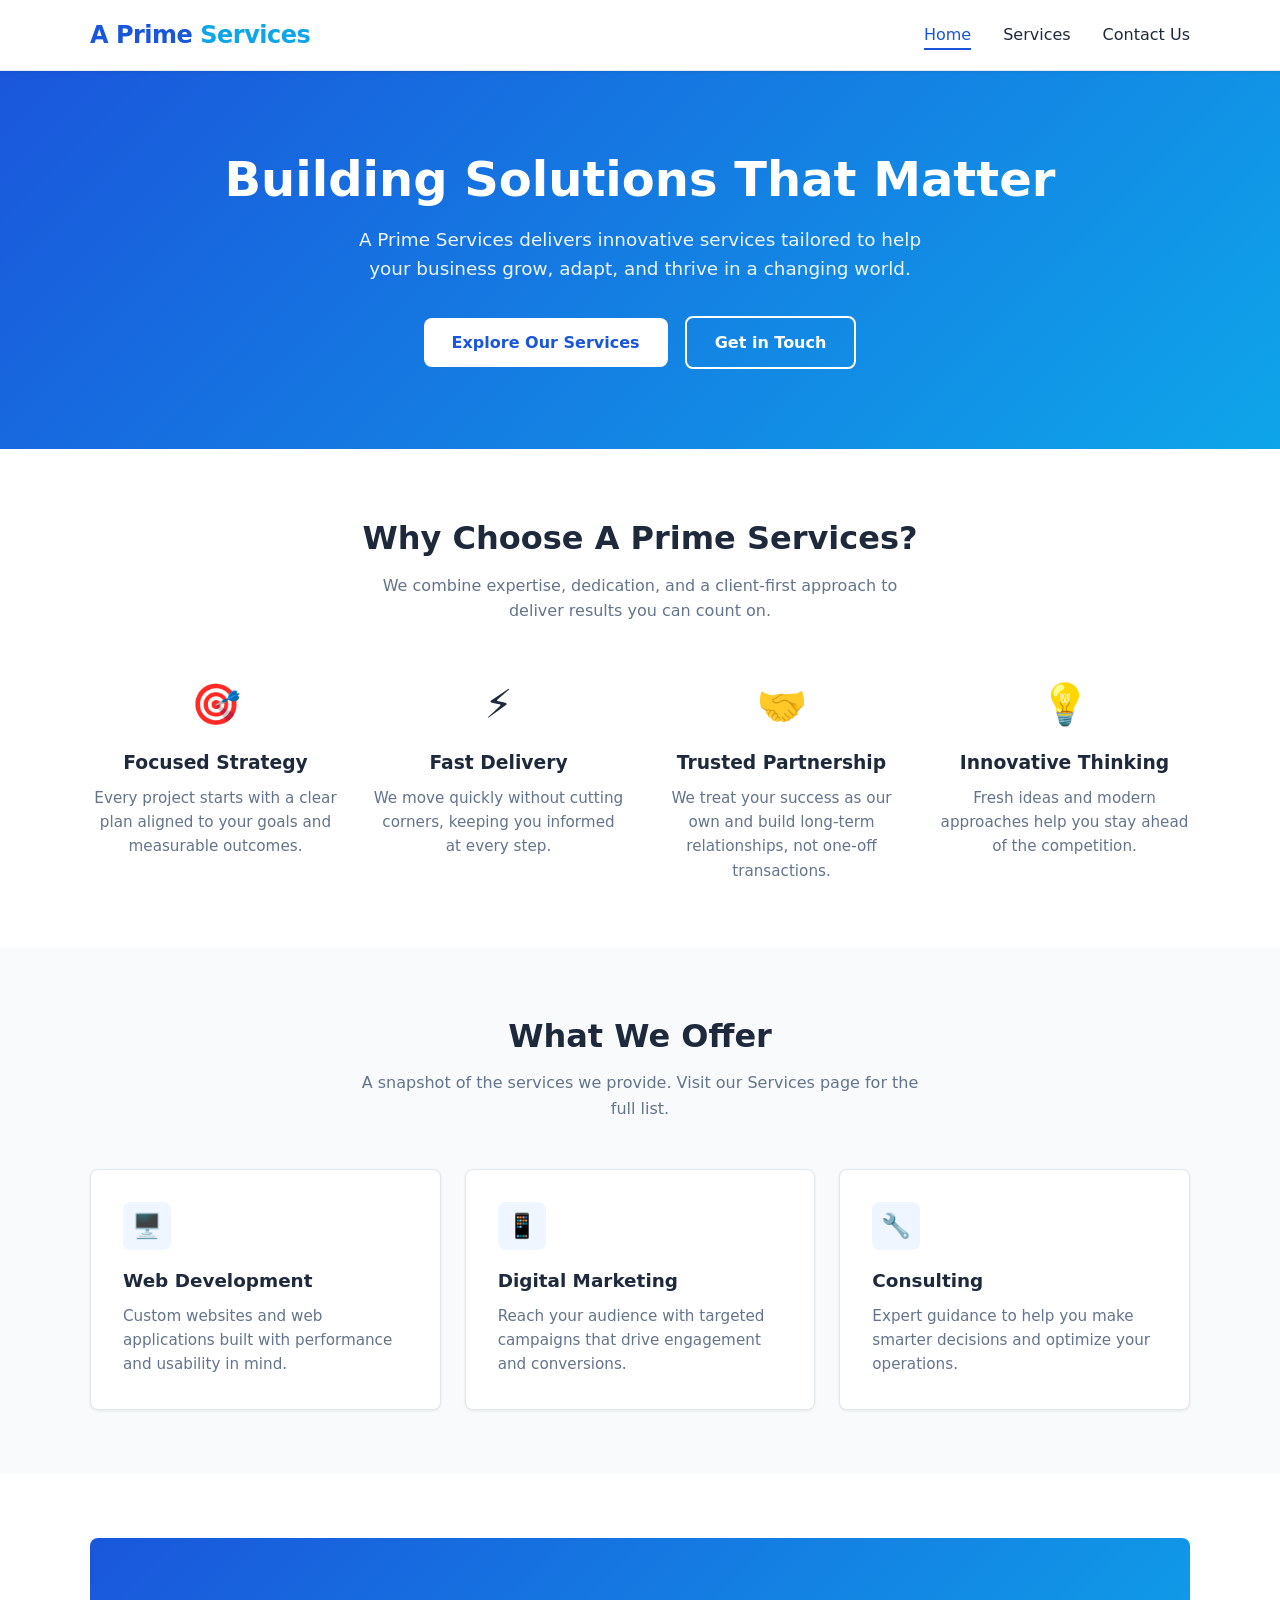
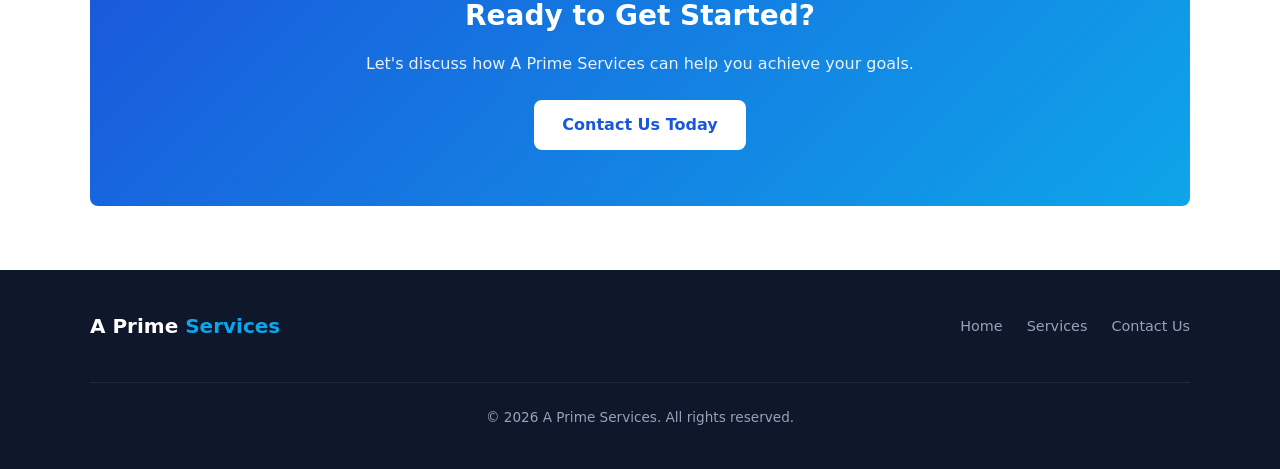
<file: index.html>
<!DOCTYPE html>
<html lang="en">
<head>
  <meta charset="UTF-8">
  <meta name="viewport" content="width=device-width, initial-scale=1.0">
  <title>A Prime Services — Home</title>
  <link rel="stylesheet" href="/css/styles.css">
</head>
<body>

  <header class="site-header">
    <div class="container">
      <nav class="nav">
        <a href="/" class="logo">A Prime <span>Services</span></a>
        <ul class="nav-links">
          <li><a href="/" class="active">Home</a></li>
          <li><a href="/services">Services</a></li>
          <li><a href="/contact">Contact Us</a></li>
        </ul>
      </nav>
    </div>
  </header>

  <main>
    <section class="hero">
      <div class="container">
        <h1>Building Solutions That Matter</h1>
        <p>A Prime Services delivers innovative services tailored to help your business grow, adapt, and thrive in a changing world.</p>
        <a href="/services" class="btn btn-primary">Explore Our Services</a>
        <a href="/contact" class="btn btn-outline" style="margin-left: 0.75rem;">Get in Touch</a>
      </div>
    </section>

    <section class="section">
      <div class="container">
        <h2 class="section-title">Why Choose A Prime Services?</h2>
        <p class="section-subtitle">We combine expertise, dedication, and a client-first approach to deliver results you can count on.</p>
        <div class="features-grid">
          <div class="feature-item">
            <div class="feature-icon">🎯</div>
            <h3>Focused Strategy</h3>
            <p>Every project starts with a clear plan aligned to your goals and measurable outcomes.</p>
          </div>
          <div class="feature-item">
            <div class="feature-icon">⚡</div>
            <h3>Fast Delivery</h3>
            <p>We move quickly without cutting corners, keeping you informed at every step.</p>
          </div>
          <div class="feature-item">
            <div class="feature-icon">🤝</div>
            <h3>Trusted Partnership</h3>
            <p>We treat your success as our own and build long-term relationships, not one-off transactions.</p>
          </div>
          <div class="feature-item">
            <div class="feature-icon">💡</div>
            <h3>Innovative Thinking</h3>
            <p>Fresh ideas and modern approaches help you stay ahead of the competition.</p>
          </div>
        </div>
      </div>
    </section>

    <section class="section section-alt">
      <div class="container">
        <h2 class="section-title">What We Offer</h2>
        <p class="section-subtitle">A snapshot of the services we provide. Visit our Services page for the full list.</p>
        <div class="card-grid">
          <div class="card">
            <div class="card-icon">🖥️</div>
            <h3>Web Development</h3>
            <p>Custom websites and web applications built with performance and usability in mind.</p>
          </div>
          <div class="card">
            <div class="card-icon">📱</div>
            <h3>Digital Marketing</h3>
            <p>Reach your audience with targeted campaigns that drive engagement and conversions.</p>
          </div>
          <div class="card">
            <div class="card-icon">🔧</div>
            <h3>Consulting</h3>
            <p>Expert guidance to help you make smarter decisions and optimize your operations.</p>
          </div>
        </div>
      </div>
    </section>

    <section class="section">
      <div class="container">
        <div class="cta-banner">
          <h2>Ready to Get Started?</h2>
          <p>Let's discuss how A Prime Services can help you achieve your goals.</p>
          <a href="/contact" class="btn btn-primary">Contact Us Today</a>
        </div>
      </div>
    </section>
  </main>

  <footer class="site-footer">
    <div class="container">
      <div class="footer-inner">
        <div class="footer-logo">A Prime <span>Services</span></div>
        <ul class="footer-links">
          <li><a href="/">Home</a></li>
          <li><a href="/services">Services</a></li>
          <li><a href="/contact">Contact Us</a></li>
        </ul>
        <p class="footer-copy">&copy; 2026 A Prime Services. All rights reserved.</p>
      </div>
    </div>
  </footer>

</body>
</html>
</file>
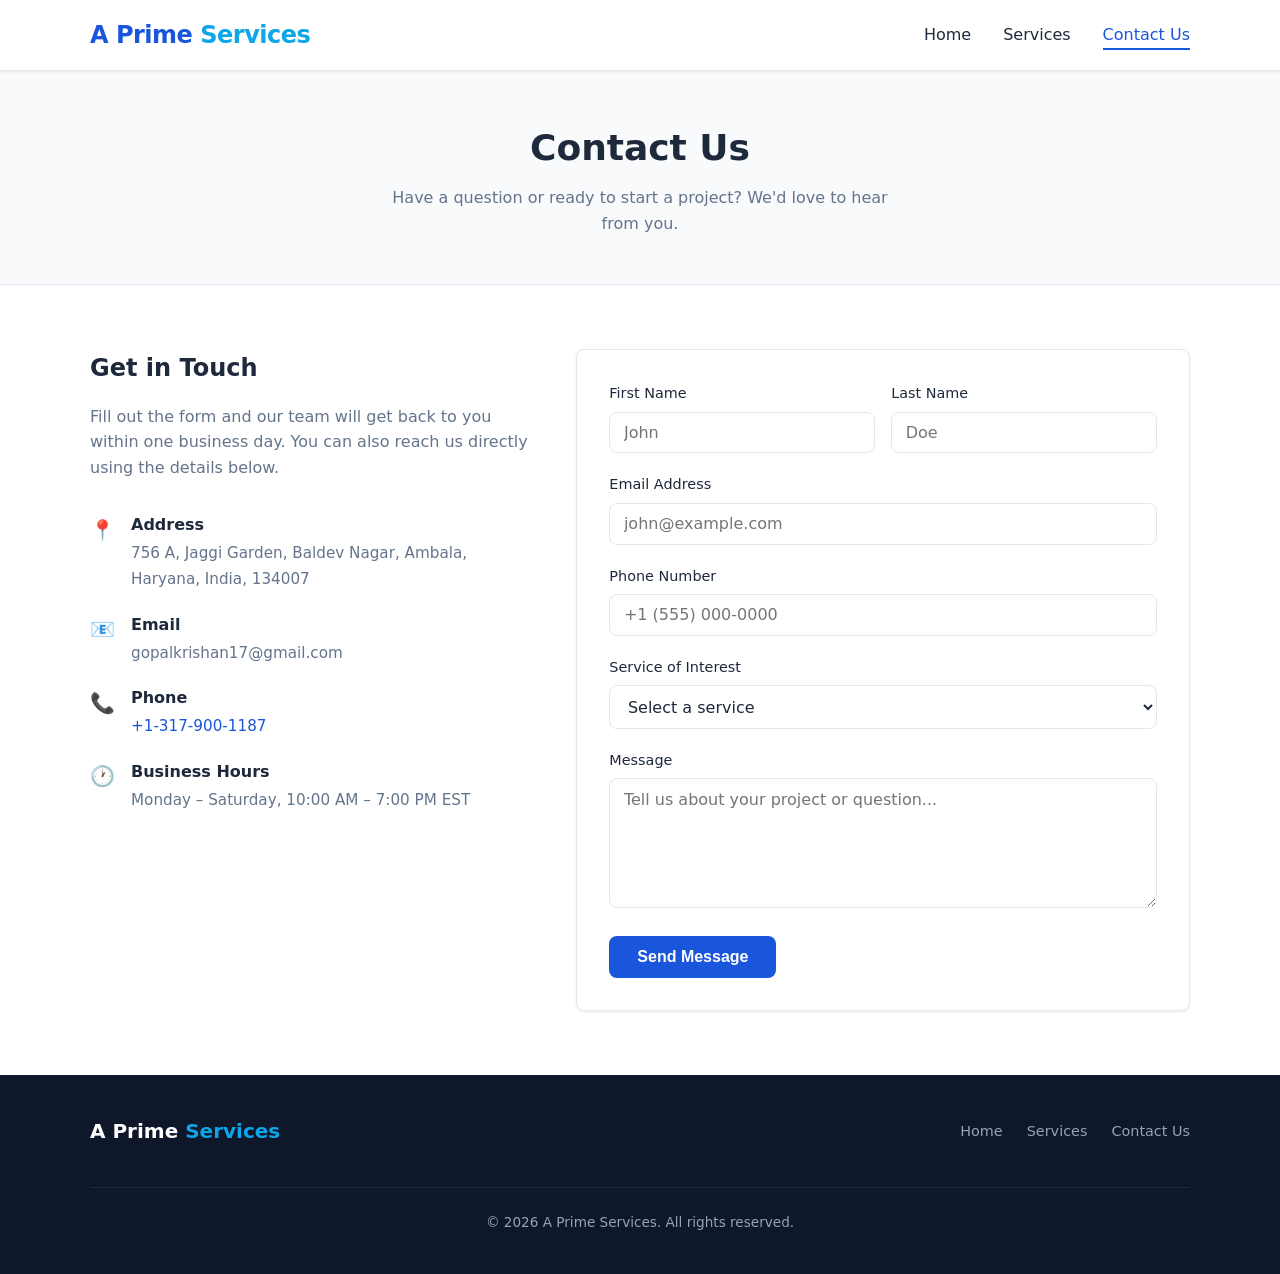
<file: contact/index.html>
<!DOCTYPE html>
<html lang="en">
<head>
  <meta charset="UTF-8">
  <meta name="viewport" content="width=device-width, initial-scale=1.0">
  <title>A Prime Services — Contact Us</title>
  <link rel="stylesheet" href="/css/styles.css">
</head>
<body>

  <header class="site-header">
    <div class="container">
      <nav class="nav">
        <a href="/" class="logo">A Prime <span>Services</span></a>
        <ul class="nav-links">
          <li><a href="/">Home</a></li>
          <li><a href="/services">Services</a></li>
          <li><a href="/contact" class="active">Contact Us</a></li>
        </ul>
      </nav>
    </div>
  </header>

  <main>
    <div class="page-header">
      <div class="container">
        <h1>Contact Us</h1>
        <p>Have a question or ready to start a project? We'd love to hear from you.</p>
      </div>
    </div>

    <section class="section">
      <div class="container">
        <div class="contact-layout">
          <div class="contact-info">
            <h2>Get in Touch</h2>
            <p>Fill out the form and our team will get back to you within one business day. You can also reach us directly using the details below.</p>

            <div class="contact-detail">
              <div class="contact-detail-icon">📍</div>
              <div>
                <strong>Address</strong>
                <span>756 A, Jaggi Garden, Baldev Nagar, Ambala, Haryana, India, 134007</span>
              </div>
            </div>

            <div class="contact-detail">
              <div class="contact-detail-icon">📧</div>
              <div>
                <strong>Email</strong>
                <span>gopalkrishan17@gmail.com</span>
              </div>
            </div>

            <div class="contact-detail">
              <div class="contact-detail-icon">📞</div>
              <div>
                <strong>Phone</strong>
                <span><a href="tel:+13179001187">+1-317-900-1187</a></span>
              </div>
            </div>

            <div class="contact-detail">
              <div class="contact-detail-icon">🕐</div>
              <div>
                <strong>Business Hours</strong>
                <span>Monday – Saturday, 10:00 AM – 7:00 PM EST</span>
              </div>
            </div>
          </div>

          <form class="contact-form" action="#" method="post">
            <div class="form-row">
              <div class="form-group">
                <label for="first-name">First Name</label>
                <input type="text" id="first-name" name="first-name" placeholder="John" required>
              </div>
              <div class="form-group">
                <label for="last-name">Last Name</label>
                <input type="text" id="last-name" name="last-name" placeholder="Doe" required>
              </div>
            </div>

            <div class="form-group">
              <label for="email">Email Address</label>
              <input type="email" id="email" name="email" placeholder="john@example.com" required>
            </div>

            <div class="form-group">
              <label for="phone">Phone Number</label>
              <input type="tel" id="phone" name="phone" placeholder="+1 (555) 000-0000">
            </div>

            <div class="form-group">
              <label for="service">Service of Interest</label>
              <select id="service" name="service">
                <option value="">Select a service</option>
                <option value="web-development">Web Development</option>
                <option value="digital-services">Digital Services</option>
                <option value="seo">Search Engine Optimization</option>
                <option value="other">Other</option>
              </select>
            </div>

            <div class="form-group">
              <label for="message">Message</label>
              <textarea id="message" name="message" placeholder="Tell us about your project or question..." required></textarea>
            </div>

            <button type="submit" class="btn btn-dark">Send Message</button>
          </form>
        </div>
      </div>
    </section>
  </main>

  <footer class="site-footer">
    <div class="container">
      <div class="footer-inner">
        <div class="footer-logo">A Prime <span>Services</span></div>
        <ul class="footer-links">
          <li><a href="/">Home</a></li>
          <li><a href="/services">Services</a></li>
          <li><a href="/contact">Contact Us</a></li>
        </ul>
        <p class="footer-copy">&copy; 2026 A Prime Services. All rights reserved.</p>
      </div>
    </div>
  </footer>

</body>
</html>
</file>
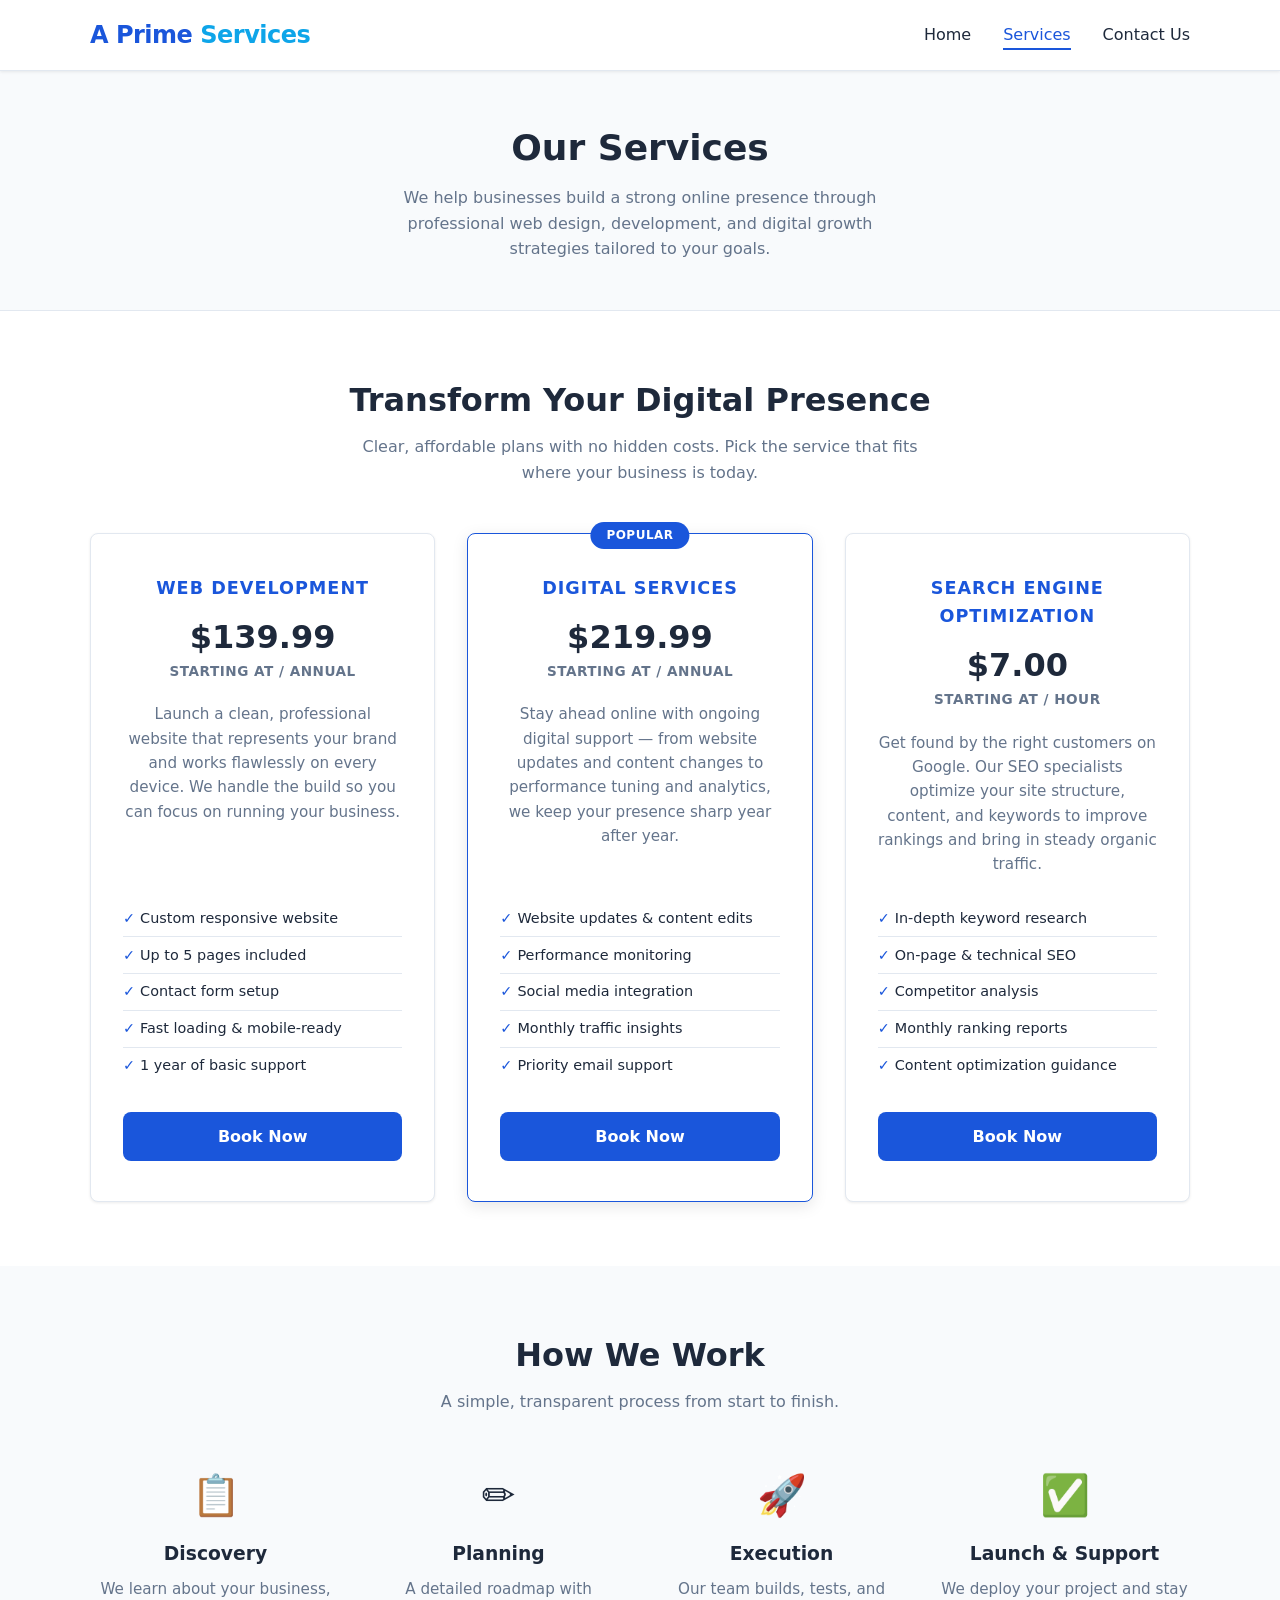
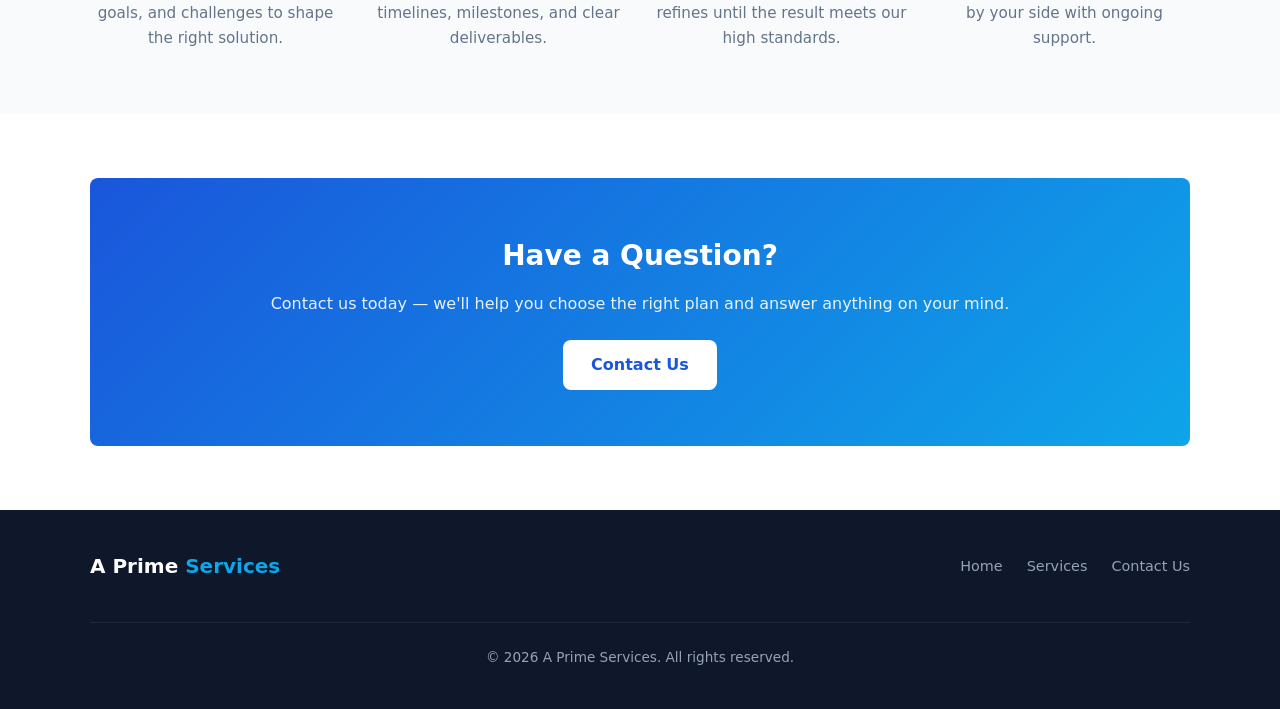
<file: services/index.html>
<!DOCTYPE html>
<html lang="en">
<head>
  <meta charset="UTF-8">
  <meta name="viewport" content="width=device-width, initial-scale=1.0">
  <title>A Prime Services — Services</title>
  <link rel="stylesheet" href="/css/styles.css">
</head>
<body>

  <header class="site-header">
    <div class="container">
      <nav class="nav">
        <a href="/" class="logo">A Prime <span>Services</span></a>
        <ul class="nav-links">
          <li><a href="/">Home</a></li>
          <li><a href="/services" class="active">Services</a></li>
          <li><a href="/contact">Contact Us</a></li>
        </ul>
      </nav>
    </div>
  </header>

  <main>
    <div class="page-header">
      <div class="container">
        <h1>Our Services</h1>
        <p>We help businesses build a strong online presence through professional web design, development, and digital growth strategies tailored to your goals.</p>
      </div>
    </div>

    <section class="section">
      <div class="container">
        <h2 class="section-title">Transform Your Digital Presence</h2>
        <p class="section-subtitle">Clear, affordable plans with no hidden costs. Pick the service that fits where your business is today.</p>

        <div class="pricing-grid">
          <div class="pricing-card">
            <h3>Web Development</h3>
            <div class="pricing-amount">$139.99</div>
            <div class="pricing-period">Starting at / Annual</div>
            <p>Launch a clean, professional website that represents your brand and works flawlessly on every device. We handle the build so you can focus on running your business.</p>
            <ul class="pricing-features">
              <li>Custom responsive website</li>
              <li>Up to 5 pages included</li>
              <li>Contact form setup</li>
              <li>Fast loading &amp; mobile-ready</li>
              <li>1 year of basic support</li>
            </ul>
            <a href="/contact" class="btn btn-dark">Book Now</a>
          </div>

          <div class="pricing-card featured">
            <h3>Digital Services</h3>
            <div class="pricing-amount">$219.99</div>
            <div class="pricing-period">Starting at / Annual</div>
            <p>Stay ahead online with ongoing digital support — from website updates and content changes to performance tuning and analytics, we keep your presence sharp year after year.</p>
            <ul class="pricing-features">
              <li>Website updates &amp; content edits</li>
              <li>Performance monitoring</li>
              <li>Social media integration</li>
              <li>Monthly traffic insights</li>
              <li>Priority email support</li>
            </ul>
            <a href="/contact" class="btn btn-dark">Book Now</a>
          </div>

          <div class="pricing-card">
            <h3>Search Engine Optimization</h3>
            <div class="pricing-amount">$7.00</div>
            <div class="pricing-period">Starting at / Hour</div>
            <p>Get found by the right customers on Google. Our SEO specialists optimize your site structure, content, and keywords to improve rankings and bring in steady organic traffic.</p>
            <ul class="pricing-features">
              <li>In-depth keyword research</li>
              <li>On-page &amp; technical SEO</li>
              <li>Competitor analysis</li>
              <li>Monthly ranking reports</li>
              <li>Content optimization guidance</li>
            </ul>
            <a href="/contact" class="btn btn-dark">Book Now</a>
          </div>
        </div>
      </div>
    </section>

    <section class="section section-alt">
      <div class="container">
        <h2 class="section-title">How We Work</h2>
        <p class="section-subtitle">A simple, transparent process from start to finish.</p>
        <div class="features-grid">
          <div class="feature-item">
            <div class="feature-icon">📋</div>
            <h3>Discovery</h3>
            <p>We learn about your business, goals, and challenges to shape the right solution.</p>
          </div>
          <div class="feature-item">
            <div class="feature-icon">✏️</div>
            <h3>Planning</h3>
            <p>A detailed roadmap with timelines, milestones, and clear deliverables.</p>
          </div>
          <div class="feature-item">
            <div class="feature-icon">🚀</div>
            <h3>Execution</h3>
            <p>Our team builds, tests, and refines until the result meets our high standards.</p>
          </div>
          <div class="feature-item">
            <div class="feature-icon">✅</div>
            <h3>Launch &amp; Support</h3>
            <p>We deploy your project and stay by your side with ongoing support.</p>
          </div>
        </div>
      </div>
    </section>

    <section class="section">
      <div class="container">
        <div class="cta-banner">
          <h2>Have a Question?</h2>
          <p>Contact us today — we'll help you choose the right plan and answer anything on your mind.</p>
          <a href="/contact" class="btn btn-primary">Contact Us</a>
        </div>
      </div>
    </section>
  </main>

  <footer class="site-footer">
    <div class="container">
      <div class="footer-inner">
        <div class="footer-logo">A Prime <span>Services</span></div>
        <ul class="footer-links">
          <li><a href="/">Home</a></li>
          <li><a href="/services">Services</a></li>
          <li><a href="/contact">Contact Us</a></li>
        </ul>
        <p class="footer-copy">&copy; 2026 A Prime Services. All rights reserved.</p>
      </div>
    </div>
  </footer>

</body>
</html>
</file>
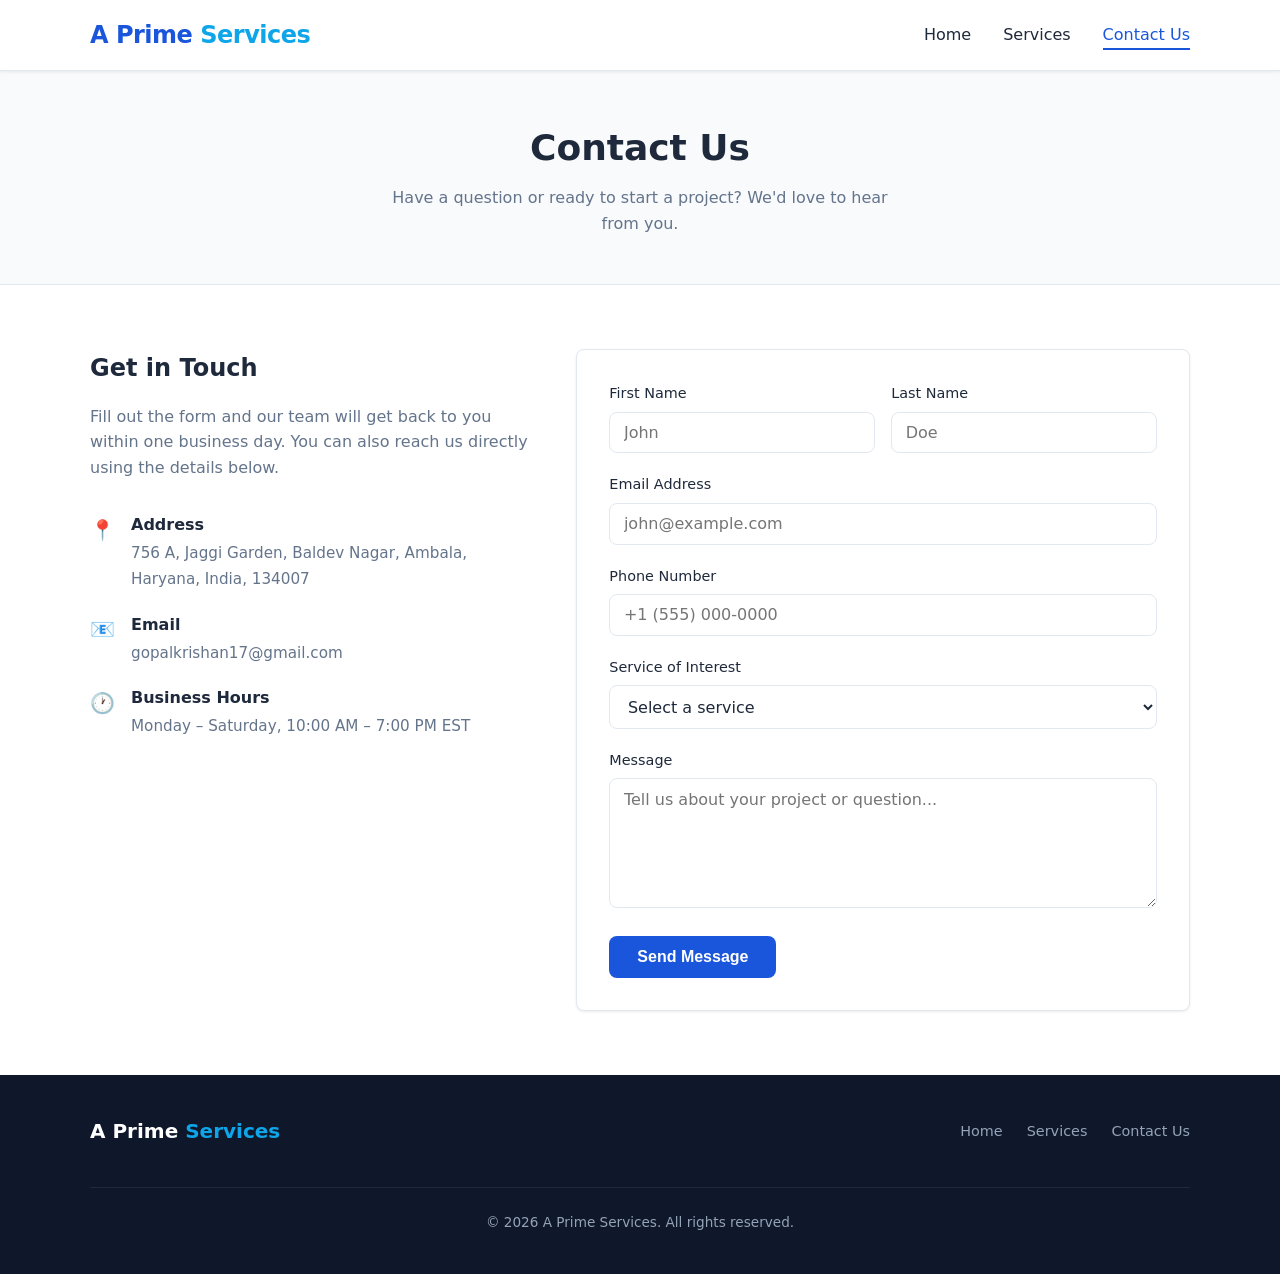
<file: contact.html>
<!DOCTYPE html>
<html lang="en">
<head>
  <meta charset="UTF-8">
  <meta name="viewport" content="width=device-width, initial-scale=1.0">
  <title>A Prime Services — Contact Us</title>
  <link rel="stylesheet" href="css/styles.css">
</head>
<body>

  <header class="site-header">
    <div class="container">
      <nav class="nav">
        <a href="index.html" class="logo">A Prime <span>Services</span></a>
        <ul class="nav-links">
          <li><a href="index.html">Home</a></li>
          <li><a href="services.html">Services</a></li>
          <li><a href="contact.html" class="active">Contact Us</a></li>
        </ul>
      </nav>
    </div>
  </header>

  <main>
    <div class="page-header">
      <div class="container">
        <h1>Contact Us</h1>
        <p>Have a question or ready to start a project? We'd love to hear from you.</p>
      </div>
    </div>

    <section class="section">
      <div class="container">
        <div class="contact-layout">
          <div class="contact-info">
            <h2>Get in Touch</h2>
            <p>Fill out the form and our team will get back to you within one business day. You can also reach us directly using the details below.</p>

            <div class="contact-detail">
              <div class="contact-detail-icon">📍</div>
              <div>
                <strong>Address</strong>
                <span>756 A, Jaggi Garden, Baldev Nagar, Ambala, Haryana, India, 134007</span>
              </div>
            </div>

            <div class="contact-detail">
              <div class="contact-detail-icon">📧</div>
              <div>
                <strong>Email</strong>
                <span>gopalkrishan17@gmail.com</span>
              </div>
            </div>

            <div class="contact-detail">
              <div class="contact-detail-icon">🕐</div>
              <div>
                <strong>Business Hours</strong>
                <span>Monday – Saturday, 10:00 AM – 7:00 PM EST</span>
              </div>
            </div>
          </div>

          <form class="contact-form" action="#" method="post">
            <div class="form-row">
              <div class="form-group">
                <label for="first-name">First Name</label>
                <input type="text" id="first-name" name="first-name" placeholder="John" required>
              </div>
              <div class="form-group">
                <label for="last-name">Last Name</label>
                <input type="text" id="last-name" name="last-name" placeholder="Doe" required>
              </div>
            </div>

            <div class="form-group">
              <label for="email">Email Address</label>
              <input type="email" id="email" name="email" placeholder="john@example.com" required>
            </div>

            <div class="form-group">
              <label for="phone">Phone Number</label>
              <input type="tel" id="phone" name="phone" placeholder="+1 (555) 000-0000">
            </div>

            <div class="form-group">
              <label for="service">Service of Interest</label>
              <select id="service" name="service">
                <option value="">Select a service</option>
                <option value="web-development">Web Development</option>
                <option value="digital-services">Digital Services</option>
                <option value="seo">Search Engine Optimization</option>
                <option value="other">Other</option>
              </select>
            </div>

            <div class="form-group">
              <label for="message">Message</label>
              <textarea id="message" name="message" placeholder="Tell us about your project or question..." required></textarea>
            </div>

            <button type="submit" class="btn btn-dark">Send Message</button>
          </form>
        </div>
      </div>
    </section>
  </main>

  <footer class="site-footer">
    <div class="container">
      <div class="footer-inner">
        <div class="footer-logo">A Prime <span>Services</span></div>
        <ul class="footer-links">
          <li><a href="index.html">Home</a></li>
          <li><a href="services.html">Services</a></li>
          <li><a href="contact.html">Contact Us</a></li>
        </ul>
        <p class="footer-copy">&copy; 2026 A Prime Services. All rights reserved.</p>
      </div>
    </div>
  </footer>

</body>
</html>
</file>
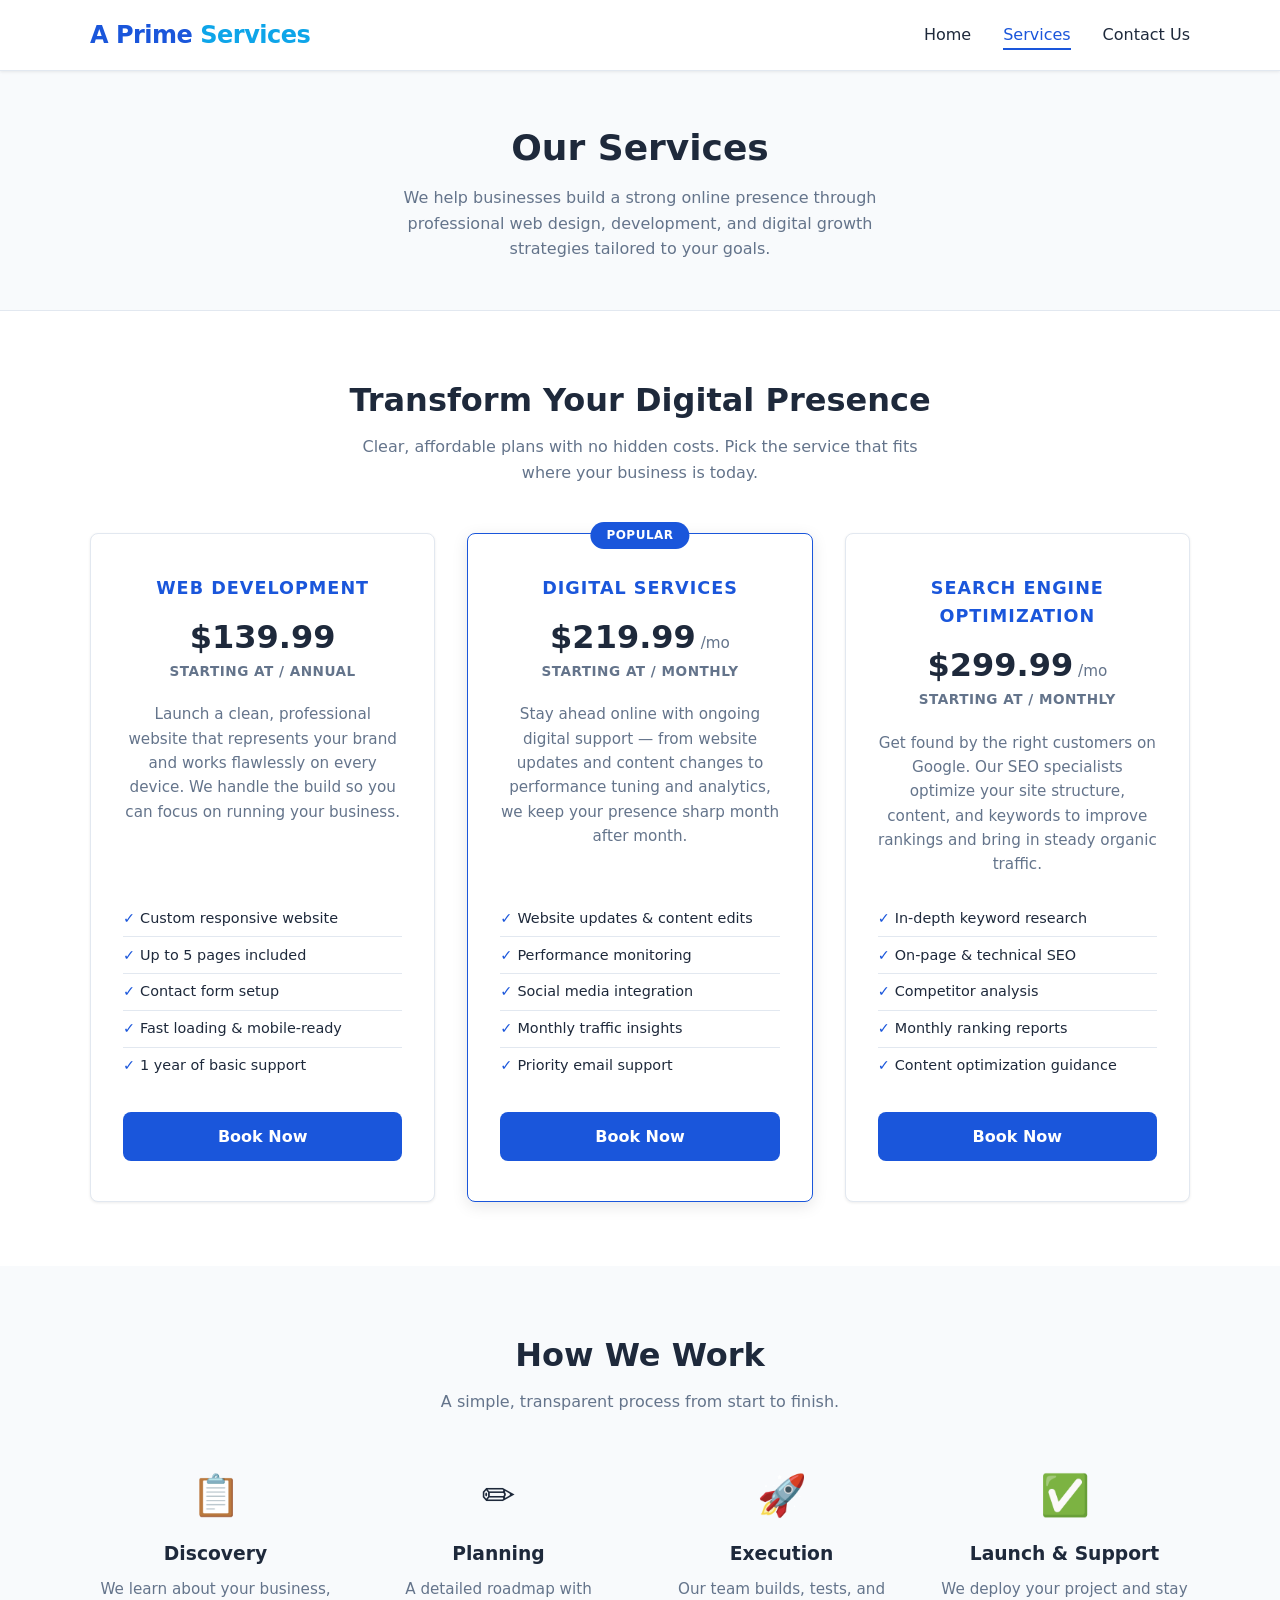
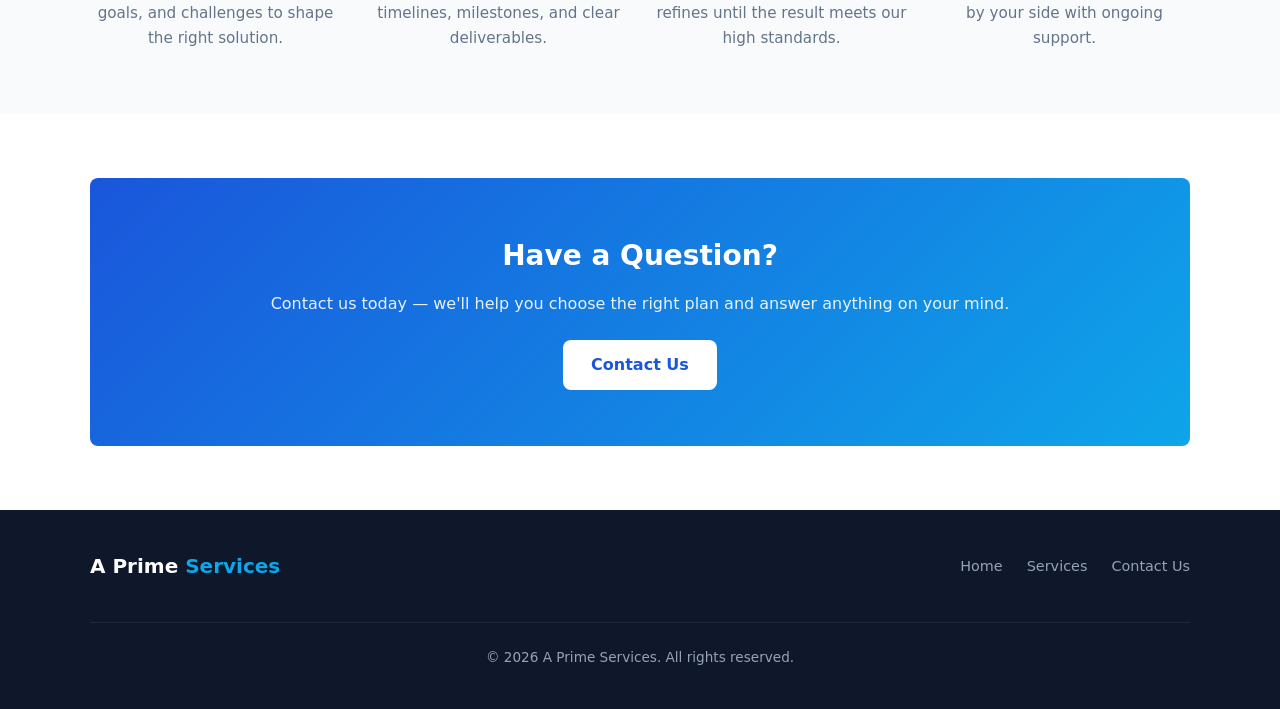
<file: services.html>
<!DOCTYPE html>
<html lang="en">
<head>
  <meta charset="UTF-8">
  <meta name="viewport" content="width=device-width, initial-scale=1.0">
  <title>A Prime Services — Services</title>
  <link rel="stylesheet" href="css/styles.css">
</head>
<body>

  <header class="site-header">
    <div class="container">
      <nav class="nav">
        <a href="index.html" class="logo">A Prime <span>Services</span></a>
        <ul class="nav-links">
          <li><a href="index.html">Home</a></li>
          <li><a href="services.html" class="active">Services</a></li>
          <li><a href="contact.html">Contact Us</a></li>
        </ul>
      </nav>
    </div>
  </header>

  <main>
    <div class="page-header">
      <div class="container">
        <h1>Our Services</h1>
        <p>We help businesses build a strong online presence through professional web design, development, and digital growth strategies tailored to your goals.</p>
      </div>
    </div>

    <section class="section">
      <div class="container">
        <h2 class="section-title">Transform Your Digital Presence</h2>
        <p class="section-subtitle">Clear, affordable plans with no hidden costs. Pick the service that fits where your business is today.</p>

        <div class="pricing-grid">
          <div class="pricing-card">
            <h3>Web Development</h3>
            <div class="pricing-amount">$139.99</div>
            <div class="pricing-period">Starting at / Annual</div>
            <p>Launch a clean, professional website that represents your brand and works flawlessly on every device. We handle the build so you can focus on running your business.</p>
            <ul class="pricing-features">
              <li>Custom responsive website</li>
              <li>Up to 5 pages included</li>
              <li>Contact form setup</li>
              <li>Fast loading &amp; mobile-ready</li>
              <li>1 year of basic support</li>
            </ul>
            <a href="contact.html" class="btn btn-dark">Book Now</a>
          </div>

          <div class="pricing-card featured">
            <h3>Digital Services</h3>
            <div class="pricing-amount">$219.99<span> /mo</span></div>
            <div class="pricing-period">Starting at / Monthly</div>
            <p>Stay ahead online with ongoing digital support — from website updates and content changes to performance tuning and analytics, we keep your presence sharp month after month.</p>
            <ul class="pricing-features">
              <li>Website updates &amp; content edits</li>
              <li>Performance monitoring</li>
              <li>Social media integration</li>
              <li>Monthly traffic insights</li>
              <li>Priority email support</li>
            </ul>
            <a href="contact.html" class="btn btn-dark">Book Now</a>
          </div>

          <div class="pricing-card">
            <h3>Search Engine Optimization</h3>
            <div class="pricing-amount">$299.99<span> /mo</span></div>
            <div class="pricing-period">Starting at / Monthly</div>
            <p>Get found by the right customers on Google. Our SEO specialists optimize your site structure, content, and keywords to improve rankings and bring in steady organic traffic.</p>
            <ul class="pricing-features">
              <li>In-depth keyword research</li>
              <li>On-page &amp; technical SEO</li>
              <li>Competitor analysis</li>
              <li>Monthly ranking reports</li>
              <li>Content optimization guidance</li>
            </ul>
            <a href="contact.html" class="btn btn-dark">Book Now</a>
          </div>
        </div>
      </div>
    </section>

    <section class="section section-alt">
      <div class="container">
        <h2 class="section-title">How We Work</h2>
        <p class="section-subtitle">A simple, transparent process from start to finish.</p>
        <div class="features-grid">
          <div class="feature-item">
            <div class="feature-icon">📋</div>
            <h3>Discovery</h3>
            <p>We learn about your business, goals, and challenges to shape the right solution.</p>
          </div>
          <div class="feature-item">
            <div class="feature-icon">✏️</div>
            <h3>Planning</h3>
            <p>A detailed roadmap with timelines, milestones, and clear deliverables.</p>
          </div>
          <div class="feature-item">
            <div class="feature-icon">🚀</div>
            <h3>Execution</h3>
            <p>Our team builds, tests, and refines until the result meets our high standards.</p>
          </div>
          <div class="feature-item">
            <div class="feature-icon">✅</div>
            <h3>Launch &amp; Support</h3>
            <p>We deploy your project and stay by your side with ongoing support.</p>
          </div>
        </div>
      </div>
    </section>

    <section class="section">
      <div class="container">
        <div class="cta-banner">
          <h2>Have a Question?</h2>
          <p>Contact us today — we'll help you choose the right plan and answer anything on your mind.</p>
          <a href="contact.html" class="btn btn-primary">Contact Us</a>
        </div>
      </div>
    </section>
  </main>

  <footer class="site-footer">
    <div class="container">
      <div class="footer-inner">
        <div class="footer-logo">A Prime <span>Services</span></div>
        <ul class="footer-links">
          <li><a href="index.html">Home</a></li>
          <li><a href="services.html">Services</a></li>
          <li><a href="contact.html">Contact Us</a></li>
        </ul>
        <p class="footer-copy">&copy; 2026 A Prime Services. All rights reserved.</p>
      </div>
    </div>
  </footer>

</body>
</html>
</file>
<file: css/styles.css>
/* ===== Reset & Base ===== */
*,
*::before,
*::after {
  box-sizing: border-box;
  margin: 0;
  padding: 0;
}

:root {
  --color-primary: #1a56db;
  --color-primary-dark: #1444b0;
  --color-accent: #0ea5e9;
  --color-text: #1e293b;
  --color-text-muted: #64748b;
  --color-bg: #ffffff;
  --color-bg-alt: #f8fafc;
  --color-border: #e2e8f0;
  --font-sans: "Segoe UI", system-ui, -apple-system, sans-serif;
  --shadow-sm: 0 1px 3px rgba(0, 0, 0, 0.08);
  --shadow-md: 0 4px 16px rgba(0, 0, 0, 0.1);
  --radius: 8px;
  --max-width: 1100px;
}

html {
  scroll-behavior: smooth;
}

body {
  font-family: var(--font-sans);
  color: var(--color-text);
  background: var(--color-bg);
  line-height: 1.6;
  min-height: 100vh;
  display: flex;
  flex-direction: column;
}

a {
  color: var(--color-primary);
  text-decoration: none;
}

a:hover {
  text-decoration: underline;
}

img {
  max-width: 100%;
  display: block;
}

/* ===== Layout ===== */
.container {
  width: 90%;
  max-width: var(--max-width);
  margin: 0 auto;
}

main {
  flex: 1;
}

/* ===== Header & Nav ===== */
.site-header {
  background: var(--color-bg);
  border-bottom: 1px solid var(--color-border);
  position: sticky;
  top: 0;
  z-index: 100;
  box-shadow: var(--shadow-sm);
}

.nav {
  display: flex;
  align-items: center;
  justify-content: space-between;
  padding: 1rem 0;
}

.logo {
  font-size: 1.5rem;
  font-weight: 700;
  color: var(--color-primary);
  letter-spacing: -0.5px;
}

.logo span {
  color: var(--color-accent);
}

.nav-links {
  display: flex;
  gap: 2rem;
  list-style: none;
}

.nav-links a {
  color: var(--color-text);
  font-weight: 500;
  text-decoration: none;
  padding: 0.25rem 0;
  border-bottom: 2px solid transparent;
  transition: color 0.2s, border-color 0.2s;
}

.nav-links a:hover,
.nav-links a.active {
  color: var(--color-primary);
  border-bottom-color: var(--color-primary);
  text-decoration: none;
}

/* ===== Hero ===== */
.hero {
  background: linear-gradient(135deg, #1a56db 0%, #0ea5e9 100%);
  color: #fff;
  padding: 5rem 0;
  text-align: center;
}

.hero h1 {
  font-size: clamp(2rem, 5vw, 3rem);
  font-weight: 700;
  margin-bottom: 1rem;
  line-height: 1.2;
}

.hero p {
  font-size: 1.15rem;
  opacity: 0.92;
  max-width: 600px;
  margin: 0 auto 2rem;
}

/* ===== Buttons ===== */
.btn {
  display: inline-block;
  padding: 0.75rem 1.75rem;
  border-radius: var(--radius);
  font-weight: 600;
  font-size: 1rem;
  cursor: pointer;
  border: none;
  transition: background 0.2s, transform 0.15s;
  text-decoration: none;
}

.btn:hover {
  text-decoration: none;
  transform: translateY(-1px);
}

.btn-primary {
  background: #fff;
  color: var(--color-primary);
}

.btn-primary:hover {
  background: #f0f4ff;
}

.btn-outline {
  background: transparent;
  color: #fff;
  border: 2px solid #fff;
}

.btn-outline:hover {
  background: rgba(255, 255, 255, 0.15);
}

.btn-dark {
  background: var(--color-primary);
  color: #fff;
}

.btn-dark:hover {
  background: var(--color-primary-dark);
}

/* ===== Sections ===== */
.section {
  padding: 4rem 0;
}

.section-alt {
  background: var(--color-bg-alt);
}

.section-title {
  text-align: center;
  font-size: 2rem;
  margin-bottom: 0.5rem;
}

.section-subtitle {
  text-align: center;
  color: var(--color-text-muted);
  margin-bottom: 3rem;
  max-width: 560px;
  margin-left: auto;
  margin-right: auto;
}

/* ===== Cards ===== */
.card-grid {
  display: grid;
  grid-template-columns: repeat(auto-fit, minmax(280px, 1fr));
  gap: 1.5rem;
}

.card {
  background: var(--color-bg);
  border: 1px solid var(--color-border);
  border-radius: var(--radius);
  padding: 2rem;
  box-shadow: var(--shadow-sm);
  transition: box-shadow 0.2s, transform 0.2s;
}

.card:hover {
  box-shadow: var(--shadow-md);
  transform: translateY(-2px);
}

.card-icon {
  width: 48px;
  height: 48px;
  background: #eff6ff;
  border-radius: var(--radius);
  display: flex;
  align-items: center;
  justify-content: center;
  font-size: 1.5rem;
  margin-bottom: 1rem;
}

.card h3 {
  font-size: 1.15rem;
  margin-bottom: 0.5rem;
}

.card p {
  color: var(--color-text-muted);
  font-size: 0.95rem;
}

/* ===== Features (Home) ===== */
.features-grid {
  display: grid;
  grid-template-columns: repeat(auto-fit, minmax(240px, 1fr));
  gap: 2rem;
  text-align: center;
}

.feature-item h3 {
  margin: 0.75rem 0 0.5rem;
}

.feature-item p {
  color: var(--color-text-muted);
  font-size: 0.95rem;
}

.feature-icon {
  font-size: 2.5rem;
}

/* ===== Page Header (inner pages) ===== */
.page-header {
  background: var(--color-bg-alt);
  border-bottom: 1px solid var(--color-border);
  padding: 3rem 0;
  text-align: center;
}

.page-header h1 {
  font-size: 2.25rem;
  margin-bottom: 0.5rem;
}

.page-header p {
  color: var(--color-text-muted);
  max-width: 520px;
  margin: 0 auto;
}

/* ===== Services Page ===== */
.service-card {
  display: flex;
  gap: 1.5rem;
  align-items: flex-start;
}

.service-number {
  flex-shrink: 0;
  width: 44px;
  height: 44px;
  background: var(--color-primary);
  color: #fff;
  border-radius: 50%;
  display: flex;
  align-items: center;
  justify-content: center;
  font-weight: 700;
  font-size: 1.1rem;
}

.service-card h3 {
  margin-bottom: 0.4rem;
}

.service-card p {
  color: var(--color-text-muted);
  font-size: 0.95rem;
}

/* ===== Pricing Cards ===== */
.pricing-grid {
  display: grid;
  grid-template-columns: repeat(auto-fit, minmax(300px, 1fr));
  gap: 2rem;
}

.pricing-card {
  background: var(--color-bg);
  border: 1px solid var(--color-border);
  border-radius: var(--radius);
  padding: 2.5rem 2rem;
  box-shadow: var(--shadow-sm);
  display: flex;
  flex-direction: column;
  transition: box-shadow 0.2s, transform 0.2s;
  text-align: center;
}

.pricing-card:hover {
  box-shadow: var(--shadow-md);
  transform: translateY(-4px);
}

.pricing-card.featured {
  border-color: var(--color-primary);
  box-shadow: var(--shadow-md);
  position: relative;
}

.pricing-card.featured::before {
  content: "Popular";
  position: absolute;
  top: -12px;
  left: 50%;
  transform: translateX(-50%);
  background: var(--color-primary);
  color: #fff;
  font-size: 0.75rem;
  font-weight: 600;
  padding: 0.25rem 1rem;
  border-radius: 20px;
  letter-spacing: 0.5px;
  text-transform: uppercase;
}

.pricing-card h3 {
  font-size: 1.1rem;
  text-transform: uppercase;
  letter-spacing: 1px;
  color: var(--color-primary);
  margin-bottom: 1rem;
}

.pricing-amount {
  font-size: 2rem;
  font-weight: 700;
  color: var(--color-text);
  margin-bottom: 0.25rem;
  line-height: 1.2;
}

.pricing-amount span {
  font-size: 0.95rem;
  font-weight: 500;
  color: var(--color-text-muted);
}

.pricing-period {
  font-size: 0.85rem;
  font-weight: 600;
  text-transform: uppercase;
  letter-spacing: 0.5px;
  color: var(--color-text-muted);
  margin-bottom: 1.25rem;
}

.pricing-card p {
  color: var(--color-text-muted);
  font-size: 0.95rem;
  margin-bottom: 1.5rem;
  flex: 1;
}

.pricing-features {
  list-style: none;
  text-align: left;
  margin-bottom: 1.75rem;
}

.pricing-features li {
  padding: 0.4rem 0;
  font-size: 0.9rem;
  color: var(--color-text);
  border-bottom: 1px solid var(--color-border);
}

.pricing-features li:last-child {
  border-bottom: none;
}

.pricing-features li::before {
  content: "✓ ";
  color: var(--color-primary);
  font-weight: 700;
}

.pricing-card .btn {
  width: 100%;
  text-align: center;
}

.pricing-group {
  margin-bottom: 3.5rem;
}

.pricing-group:last-child {
  margin-bottom: 0;
}

.pricing-group-title {
  font-size: 1.25rem;
  font-weight: 600;
  color: var(--color-text);
  margin-bottom: 0.35rem;
  text-align: center;
}

.pricing-group-desc {
  text-align: center;
  color: var(--color-text-muted);
  font-size: 0.9rem;
  margin-bottom: 1.75rem;
}

/* ===== Contact Page ===== */
.contact-layout {
  display: grid;
  grid-template-columns: 1fr 1.4fr;
  gap: 3rem;
  align-items: start;
}

.contact-info h2 {
  font-size: 1.5rem;
  margin-bottom: 1rem;
}

.contact-info p {
  color: var(--color-text-muted);
  margin-bottom: 2rem;
}

.contact-detail {
  display: flex;
  gap: 1rem;
  margin-bottom: 1.25rem;
  align-items: flex-start;
}

.contact-detail-icon {
  font-size: 1.25rem;
  margin-top: 0.1rem;
}

.contact-detail strong {
  display: block;
  margin-bottom: 0.15rem;
}

.contact-detail span {
  color: var(--color-text-muted);
  font-size: 0.95rem;
}

/* ===== Form ===== */
.contact-form {
  background: var(--color-bg);
  border: 1px solid var(--color-border);
  border-radius: var(--radius);
  padding: 2rem;
  box-shadow: var(--shadow-sm);
}

.form-group {
  margin-bottom: 1.25rem;
}

.form-group label {
  display: block;
  font-weight: 500;
  margin-bottom: 0.4rem;
  font-size: 0.9rem;
}

.form-group input,
.form-group textarea,
.form-group select {
  width: 100%;
  padding: 0.65rem 0.85rem;
  border: 1px solid var(--color-border);
  border-radius: var(--radius);
  font-family: inherit;
  font-size: 1rem;
  color: var(--color-text);
  background: var(--color-bg);
  transition: border-color 0.2s, box-shadow 0.2s;
}

.form-group input:focus,
.form-group textarea:focus,
.form-group select:focus {
  outline: none;
  border-color: var(--color-primary);
  box-shadow: 0 0 0 3px rgba(26, 86, 219, 0.15);
}

.form-group textarea {
  resize: vertical;
  min-height: 130px;
}

.form-row {
  display: grid;
  grid-template-columns: 1fr 1fr;
  gap: 1rem;
}

/* ===== CTA Banner ===== */
.cta-banner {
  background: linear-gradient(135deg, #1a56db 0%, #0ea5e9 100%);
  color: #fff;
  text-align: center;
  padding: 3.5rem 2rem;
  border-radius: var(--radius);
}

.cta-banner h2 {
  font-size: 1.75rem;
  margin-bottom: 0.75rem;
}

.cta-banner p {
  opacity: 0.9;
  margin-bottom: 1.5rem;
}

/* ===== Footer ===== */
.site-footer {
  background: #0f172a;
  color: #94a3b8;
  padding: 2.5rem 0;
  margin-top: auto;
}

.footer-inner {
  display: flex;
  justify-content: space-between;
  align-items: center;
  flex-wrap: wrap;
  gap: 1rem;
}

.footer-logo {
  font-size: 1.25rem;
  font-weight: 700;
  color: #fff;
}

.footer-logo span {
  color: var(--color-accent);
}

.footer-links {
  display: flex;
  gap: 1.5rem;
  list-style: none;
}

.footer-links a {
  color: #94a3b8;
  text-decoration: none;
  font-size: 0.9rem;
}

.footer-links a:hover {
  color: #fff;
}

.footer-copy {
  width: 100%;
  text-align: center;
  margin-top: 1.5rem;
  padding-top: 1.5rem;
  border-top: 1px solid #1e293b;
  font-size: 0.85rem;
}

/* ===== Responsive ===== */
@media (max-width: 768px) {
  .nav {
    flex-direction: column;
    gap: 1rem;
  }

  .nav-links {
    gap: 1.25rem;
  }

  .contact-layout {
    grid-template-columns: 1fr;
  }

  .form-row {
    grid-template-columns: 1fr;
  }

  .service-card {
    flex-direction: column;
  }

  .footer-inner {
    flex-direction: column;
    text-align: center;
  }
}
</file>
